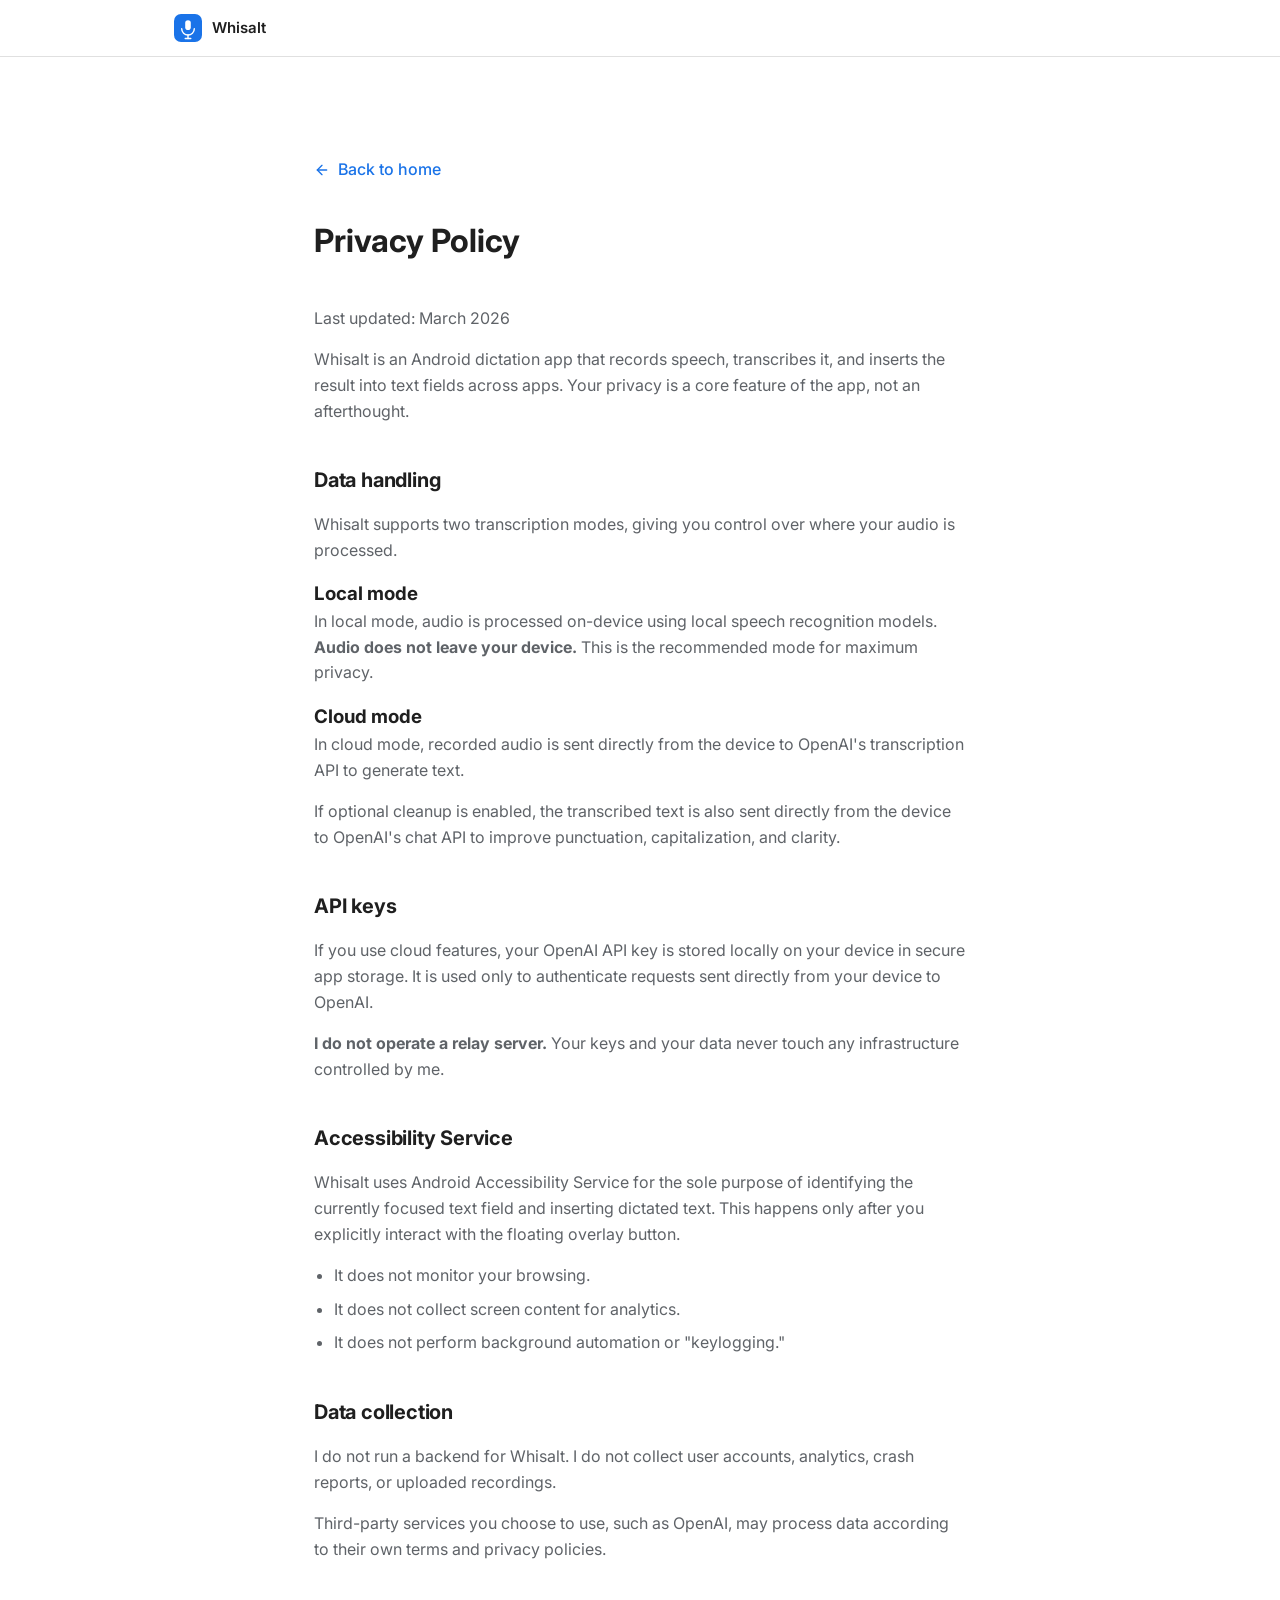
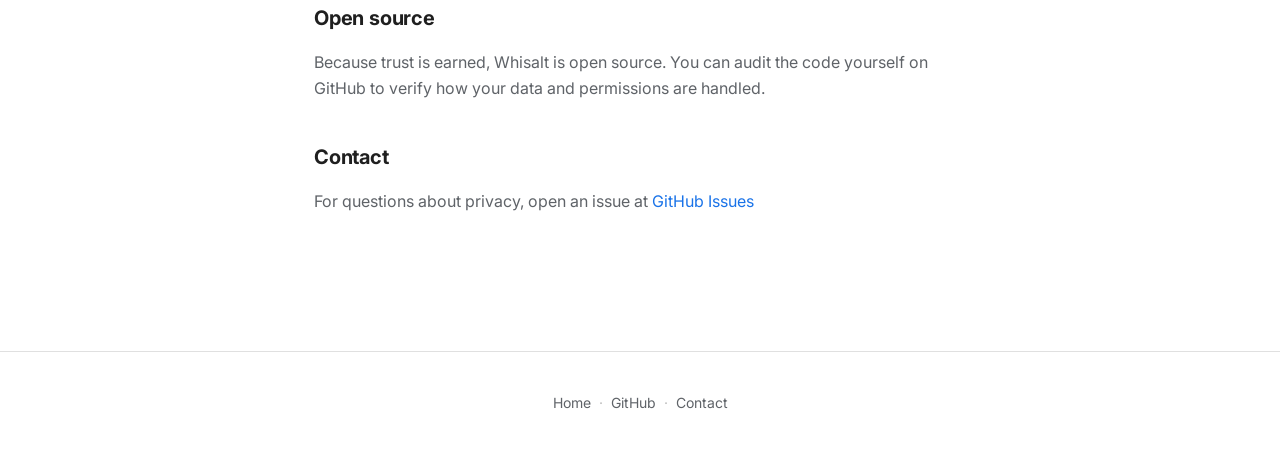
<file: docs/privacy.html>
<!DOCTYPE html>
<html lang="en">
<head>
  <meta charset="UTF-8" />
  <meta name="viewport" content="width=device-width, initial-scale=1.0" />
  <title>Privacy Policy — Whisalt</title>
  <link rel="stylesheet" href="style.css" />
  <link rel="preconnect" href="https://fonts.googleapis.com" />
  <link rel="preconnect" href="https://fonts.gstatic.com" crossorigin />
  <link href="https://fonts.googleapis.com/css2?family=Inter:wght@400;500;600;700&display=swap" rel="stylesheet" />
  <style>
    .legal-content {
      max-width: 700px;
      margin: 0 auto;
      padding: 100px 24px 120px;
    }
    .legal-content h1 {
      font-size: 32px;
      margin-bottom: 40px;
    }
    .legal-content h2 {
      font-size: 20px;
      margin-top: 40px;
      margin-bottom: 16px;
    }
    .legal-content p {
      margin-bottom: 16px;
      color: var(--text-secondary);
    }
    .legal-content ul {
      margin-bottom: 24px;
      margin-left: 20px;
      color: var(--text-secondary);
    }
    .legal-content li {
      margin-bottom: 8px;
    }
    .back-home {
      display: inline-flex;
      align-items: center;
      gap: 8px;
      font-weight: 500;
      margin-bottom: 32px;
    }
  </style>
</head>
<body>

  <nav id="nav">
    <div class="nav-inner">
      <a href="index.html" class="nav-logo">
        <svg class="nav-icon" viewBox="0 0 40 40" fill="none" xmlns="http://www.w3.org/2000/svg" aria-hidden="true">
          <rect width="40" height="40" rx="10" fill="var(--accent)"/>
          <rect x="16" y="9" width="8" height="14" rx="4" fill="white"/>
          <path d="M11 21c0 4.97 4.03 9 9 9s9-4.03 9-9" stroke="white" stroke-width="2" stroke-linecap="round" fill="none"/>
          <line x1="20" y1="30" x2="20" y2="35" stroke="white" stroke-width="2" stroke-linecap="round"/>
          <line x1="16" y1="35" x2="24" y2="35" stroke="white" stroke-width="2" stroke-linecap="round"/>
        </svg>
        <span>Whisalt</span>
      </a>
    </div>
  </nav>

  <main class="legal-content">
    <a href="index.html" class="back-home">
      <svg width="16" height="16" viewBox="0 0 24 24" fill="none" stroke="currentColor" stroke-width="2" stroke-linecap="round" stroke-linejoin="round"><line x1="19" y1="12" x2="5" y2="12"/><polyline points="12 19 5 12 12 5"/></svg>
      Back to home
    </a>

    <h1>Privacy Policy</h1>
    
    <p>Last updated: March 2026</p>

    <p>Whisalt is an Android dictation app that records speech, transcribes it, and inserts the result into text fields across apps. Your privacy is a core feature of the app, not an afterthought.</p>

    <h2>Data handling</h2>
    <p>Whisalt supports two transcription modes, giving you control over where your audio is processed.</p>

    <h3>Local mode</h3>
    <p>In local mode, audio is processed on-device using local speech recognition models. <strong>Audio does not leave your device.</strong> This is the recommended mode for maximum privacy.</p>

    <h3>Cloud mode</h3>
    <p>In cloud mode, recorded audio is sent directly from the device to OpenAI's transcription API to generate text.</p>
    <p>If optional cleanup is enabled, the transcribed text is also sent directly from the device to OpenAI's chat API to improve punctuation, capitalization, and clarity.</p>

    <h2>API keys</h2>
    <p>If you use cloud features, your OpenAI API key is stored locally on your device in secure app storage. It is used only to authenticate requests sent directly from your device to OpenAI.</p>
    <p><strong>I do not operate a relay server.</strong> Your keys and your data never touch any infrastructure controlled by me.</p>

    <h2>Accessibility Service</h2>
    <p>Whisalt uses Android Accessibility Service for the sole purpose of identifying the currently focused text field and inserting dictated text. This happens only after you explicitly interact with the floating overlay button.</p>
    <ul>
      <li>It does not monitor your browsing.</li>
      <li>It does not collect screen content for analytics.</li>
      <li>It does not perform background automation or "keylogging."</li>
    </ul>

    <h2>Data collection</h2>
    <p>I do not run a backend for Whisalt. I do not collect user accounts, analytics, crash reports, or uploaded recordings.</p>
    <p>Third-party services you choose to use, such as OpenAI, may process data according to their own terms and privacy policies.</p>

    <h2>Open source</h2>
    <p>Because trust is earned, Whisalt is open source. You can audit the code yourself on GitHub to verify how your data and permissions are handled.</p>

    <h2>Contact</h2>
    <p>For questions about privacy, open an issue at <a href="https://github.com/saltchang/whisalt-android/issues" target="_blank" rel="noopener">GitHub Issues</a></p>
  </main>

  <footer id="footer">
    <div class="footer-inner">
      <div class="footer-links">
        <a href="index.html">Home</a>
        <span class="sep">·</span>
        <a href="https://github.com/saltchang/whisalt-android" target="_blank" rel="noopener">GitHub</a>
        <span class="sep">·</span>
        <a href="https://github.com/saltchang/whisalt-android/issues" target="_blank" rel="noopener">Contact</a>
      </div>
    </div>
  </footer>

</body>
</html>
</file>
<file: docs/style.css>
/* Whisalt landing */

:root {
  --accent: #1A73E8;
  --accent-dark: #1558B0;
  --accent-subtle: #D2E3FC;
  --accent-on-subtle: #174EA6;

  --bg: #FFFFFF;
  --bg-section: #F8F9FA;
  --surface: #FFFFFF;
  --border: #E0E0E0;
  --border-strong: #BDBDBD;

  --text: #1F1F1F;
  --text-secondary: #5F6368;
  --text-muted: #80868B;

  --overlay-idle: #1C1C1E;
  --overlay-recording: #EF4444;
  --overlay-busy: #6B6B6B;

  --step-num-bg: #E8F0FD;
  --step-num-color: var(--accent);
  --info-bg: #EAF1FD;
  --info-border: #AECBFA;

  --font: 'Inter', system-ui, -apple-system, sans-serif;
  --radius: 8px;
  --radius-lg: 14px;
  --max-w: 980px;
  --section-pad: 80px 24px;
}

@media (prefers-color-scheme: dark) {
  :root {
    --accent: #8AB4F8;
    --accent-dark: #AECBFA;
    --accent-subtle: #1A3A6B;
    --accent-on-subtle: #D2E3FC;

    --bg: #111418;
    --bg-section: #1A1E23;
    --surface: #161B20;
    --border: #2D3137;
    --border-strong: #44474E;

    --text: #E2E5EA;
    --text-secondary: #9AA0A6;
    --text-muted: #6E7479;

    --overlay-idle: #1C1C1E;
    --overlay-recording: #EF4444;
    --overlay-busy: #6B6B6B;

    --step-num-bg: #1A3A6B;
    --step-num-color: #8AB4F8;
    --info-bg: #152035;
    --info-border: #2A4A80;
  }
}

*, *::before, *::after { box-sizing: border-box; margin: 0; padding: 0; }
html { scroll-behavior: smooth; font-size: 16px; }
body {
  font-family: var(--font);
  background: var(--bg);
  color: var(--text);
  line-height: 1.6;
  -webkit-font-smoothing: antialiased;
}

a { color: var(--accent); text-decoration: none; }
a:hover { text-decoration: underline; }

#nav {
  position: sticky;
  top: 0;
  z-index: 100;
  background: color-mix(in srgb, var(--bg) 92%, transparent);
  backdrop-filter: blur(10px);
  border-bottom: 1px solid var(--border);
}

.nav-inner {
  max-width: var(--max-w);
  margin: 0 auto;
  padding: 0 24px;
  height: 56px;
  display: flex;
  align-items: center;
  justify-content: space-between;
  gap: 16px;
}

.nav-logo {
  display: flex;
  align-items: center;
  gap: 10px;
  font-weight: 600;
  font-size: 15px;
  color: var(--text);
  text-decoration: none;
}
.nav-logo:hover { text-decoration: none; }
.nav-icon { width: 28px; height: 28px; flex-shrink: 0; }

.nav-links {
  display: flex;
  align-items: center;
  gap: 22px;
}
.nav-links a {
  font-size: 14px;
  color: var(--text-secondary);
  text-decoration: none;
  white-space: nowrap;
}
.nav-links a:hover { color: var(--text); text-decoration: none; }
#nav-github { color: var(--accent); font-weight: 500; }
#nav-github:hover { color: var(--accent-dark); }

@media (max-width: 700px) {
  .nav-links a:not(#nav-github) { display: none; }
}

.btn {
  display: inline-flex;
  align-items: center;
  gap: 8px;
  padding: 11px 22px;
  border-radius: var(--radius);
  font-size: 15px;
  font-weight: 500;
  cursor: pointer;
  text-decoration: none;
  border: 1px solid transparent;
  transition: background .15s, border-color .15s, color .15s;
  white-space: nowrap;
}
.btn-primary {
  background: var(--accent);
  color: #fff;
  border-color: var(--accent);
}
.btn-primary:hover {
  background: var(--accent-dark);
  border-color: var(--accent-dark);
  color: #fff;
  text-decoration: none;
}
.btn-secondary {
  background: transparent;
  color: var(--accent);
  border-color: var(--border-strong);
}
.btn-secondary:hover {
  border-color: var(--accent);
  background: var(--accent-subtle);
  text-decoration: none;
}

.badge-row {
  display: flex;
  flex-wrap: wrap;
  gap: 8px;
  margin-bottom: 20px;
}
.badge {
  display: inline-block;
  padding: 3px 10px;
  border-radius: 999px;
  font-size: 12px;
  font-weight: 500;
  border: 1px solid var(--border-strong);
  color: var(--text-secondary);
  background: var(--bg);
}

#hero {
  padding: 72px 24px 80px;
  background: var(--bg);
}
.hero-content {
  max-width: var(--max-w);
  margin: 0 auto;
  display: grid;
  grid-template-columns: minmax(0, 1fr) 420px;
  align-items: center;
  gap: 64px;
}
.hero-text h1 {
  font-size: clamp(28px, 4vw, 46px);
  font-weight: 700;
  line-height: 1.15;
  letter-spacing: -0.6px;
  margin-bottom: 18px;
}
.hero-sub {
  font-size: 17px;
  color: var(--text-secondary);
  line-height: 1.65;
  margin-bottom: 18px;
}
.hero-points {
  list-style: none;
  display: grid;
  gap: 10px;
  margin: 0 0 32px;
  padding: 0;
}
.hero-points li {
  color: var(--text-secondary);
  font-size: 15px;
  line-height: 1.5;
  padding-left: 18px;
  position: relative;
}
.hero-points li::before {
  content: "";
  width: 7px;
  height: 7px;
  border-radius: 999px;
  background: var(--accent);
  position: absolute;
  left: 0;
  top: 0.55em;
}
.hero-ctas {
  display: flex;
  flex-wrap: wrap;
  gap: 12px;
  margin-bottom: 20px;
}
.hero-links {
  font-size: 14px;
  color: var(--text-muted);
  display: flex;
  align-items: center;
  gap: 8px;
  flex-wrap: wrap;
}
.hero-links a { color: var(--text-secondary); }
.hero-links a:hover { color: var(--text); }
.sep { color: var(--border-strong); }

.hero-visual {
  display: flex;
  justify-content: center;
  align-items: center;
}
.phone-demo-card {
  display: flex;
  flex-direction: column;
  align-items: center;
  gap: 14px;
}
.demo-caption {
  display: inline-flex;
  align-items: center;
  gap: 8px;
  padding: 6px 12px;
  border-radius: 999px;
  background: var(--accent-subtle);
  color: var(--accent-on-subtle);
  font-size: 13px;
  font-weight: 600;
}
.phone-frame {
  width: 240px;
  height: 470px;
  background: var(--surface);
  border: 2px solid var(--border-strong);
  border-radius: 36px;
  overflow: hidden;
  position: relative;
  box-shadow: 0 12px 40px rgba(0,0,0,.12);
}
.phone-screen {
  height: 100%;
  display: flex;
  flex-direction: column;
  position: relative;
  background: var(--bg);
}
.phone-status-bar {
  display: flex;
  justify-content: space-between;
  align-items: center;
  padding: 10px 16px 4px;
  font-size: 11px;
  font-weight: 600;
  color: var(--text);
}
.status-icons {
  display: flex;
  gap: 4px;
  align-items: center;
}
.phone-app-header {
  padding: 8px 16px 10px;
  border-bottom: 1px solid var(--border);
}
.phone-app-title {
  font-weight: 600;
  font-size: 15px;
}
.phone-chat {
  flex: 1;
  padding: 16px 12px;
  display: flex;
  flex-direction: column;
  gap: 10px;
  justify-content: flex-end;
}
.chat-bubble {
  max-width: 82%;
  padding: 8px 12px;
  border-radius: 16px;
  font-size: 13px;
  line-height: 1.4;
}
.chat-bubble.received {
  align-self: flex-start;
  background: var(--bg-section);
  border: 1px solid var(--border);
  color: var(--text);
  border-bottom-left-radius: 4px;
}
.chat-bubble.subtle {
  opacity: .8;
  max-width: 52%;
}
.phone-input-row {
  display: flex;
  align-items: center;
  gap: 8px;
  padding: 10px 12px 14px;
  border-top: 1px solid var(--border);
}
.phone-input-field {
  flex: 1;
  min-height: 36px;
  border: 1px solid var(--border-strong);
  border-radius: 20px;
  padding: 7px 12px;
  font-size: 12px;
  color: var(--text);
  background: var(--bg);
  display: flex;
  align-items: center;
  overflow: hidden;
}
.input-placeholder {
  color: var(--text-muted);
}
.typed-input {
  color: var(--text);
}
.phone-send-btn {
  width: 28px;
  height: 28px;
  border-radius: 50%;
  background: var(--border-strong);
  display: flex;
  align-items: center;
  justify-content: center;
  color: #fff;
  flex-shrink: 0;
  transition: background .18s ease, transform .18s ease;
}
.phone-send-btn.ready {
  background: var(--accent);
  transform: scale(1.03);
}

.overlay-button {
  position: absolute;
  bottom: 72px;
  right: 14px;
  width: 44px;
  height: 44px;
  border-radius: 50%;
  background: var(--overlay-idle);
  display: flex;
  align-items: center;
  justify-content: center;
  color: #fff;
  box-shadow: 0 8px 18px rgba(0,0,0,.22);
  animation: float 3s ease-in-out infinite;
}
.overlay-button svg { width: 22px; height: 22px; }
.overlay-button.recording {
  background: var(--overlay-recording);
  animation: pulse-recording 1s ease-in-out infinite;
}
.overlay-button.busy {
  background: var(--overlay-busy);
  animation: none;
}
.overlay-button-small {
  position: absolute;
  right: 16px;
  bottom: 16px;
  width: 40px;
  height: 40px;
}

.cursor {
  font-weight: 300;
  margin-left: 1px;
  animation: blink 1s step-end infinite;
}
@keyframes blink { 0%,100%{opacity:1;} 50%{opacity:0;} }
@keyframes float { 0%,100%{transform:translateY(0);} 50%{transform:translateY(-4px);} }
@keyframes spin { from { transform: rotate(0deg); } to { transform: rotate(360deg); } }
@keyframes pulse-recording {
  0%,100% { transform: scale(1); box-shadow: 0 8px 18px rgba(239,68,68,.25); }
  50% { transform: scale(1.06); box-shadow: 0 10px 26px rgba(239,68,68,.45); }
}

.section-inner {
  max-width: var(--max-w);
  margin: 0 auto;
  padding: var(--section-pad);
}
section + section { border-top: 1px solid var(--border); }
h2 {
  font-size: 26px;
  font-weight: 700;
  margin-bottom: 12px;
  letter-spacing: -0.2px;
}
.section-sub {
  color: var(--text-secondary);
  margin-bottom: 36px;
  font-size: 16px;
}
.section-kicker {
  font-size: 13px;
  font-weight: 600;
  color: var(--accent);
  margin-bottom: 10px;
}

#termux { background: var(--bg-section); }
.termux-inner {
  display: grid;
  grid-template-columns: minmax(0, 1fr) 420px;
  align-items: center;
  gap: 40px;
}
.dev-mode-examples {
  display: flex;
  flex-direction: column;
  gap: 10px;
  margin-top: -12px;
}
.dev-example {
  display: flex;
  flex-wrap: wrap;
  align-items: center;
  gap: 8px;
  padding: 10px 12px;
  border: 1px solid var(--border);
  border-radius: 12px;
  background: var(--surface);
  font-size: 13px;
  line-height: 1.5;
}
.dev-example-label {
  font-size: 12px;
  font-weight: 600;
  color: var(--text-secondary);
}
.dev-example code {
  font-family: ui-monospace, SFMono-Regular, Menlo, monospace;
  font-size: 12px;
  background: var(--bg-section);
  border: 1px solid var(--border);
  border-radius: 8px;
  padding: 2px 6px;
  color: var(--text);
}
.dev-example-arrow {
  color: var(--accent);
  font-weight: 700;
}
.termux-card {
  position: relative;
  border: 1px solid var(--border);
  border-radius: 18px;
  overflow: hidden;
  background: #0E1116;
  color: #D7DBE0;
  box-shadow: 0 10px 32px rgba(0,0,0,.14);
}
.termux-topbar {
  display: flex;
  align-items: center;
  gap: 8px;
  padding: 12px 14px;
  border-bottom: 1px solid rgba(255,255,255,.08);
  background: #121720;
}
.termux-dot {
  width: 8px;
  height: 8px;
  border-radius: 50%;
  background: rgba(255,255,255,.24);
}
.termux-title {
  margin-left: 4px;
  font-size: 13px;
  color: rgba(255,255,255,.7);
}
.termux-mode-badge {
  margin-left: auto;
  font-size: 11px;
  font-weight: 600;
  color: #D2E3FC;
  background: rgba(26,115,232,.35);
  border: 1px solid rgba(138,180,248,.35);
  border-radius: 999px;
  padding: 3px 8px;
}
.speech-bubble {
  position: absolute;
  right: 26px;
  bottom: 66px;
  padding: 10px 12px;
  border-radius: 14px;
  background: #1A73E8;
  color: #fff;
  font-family: var(--font);
  font-size: 13px;
  line-height: 1.45;
  max-width: 250px;
  min-height: 38px;
  opacity: 0;
  transform: translateY(6px);
  transition: opacity .2s ease, transform .2s ease;
  z-index: 2;
}
.speech-bubble::after {
  content: '';
  position: absolute;
  right: 4px;
  bottom: -6px;
  width: 12px;
  height: 12px;
  background: #1A73E8;
  transform: rotate(45deg);
  border-radius: 2px;
}
.speech-bubble.visible {
  opacity: 1;
  transform: translateY(0);
}
.termux-body {
  padding: 18px 16px 54px;
  font-family: ui-monospace, SFMono-Regular, Menlo, monospace;
  font-size: 13px;
  min-height: 182px;
}
.termux-line { margin-bottom: 10px; }
.termux-line.muted { color: #7F8A98; }
.prompt { color: #8AB4F8; }
.termux-note {
  margin-top: 18px;
  color: #9DB0C6;
  font-family: var(--font);
  font-size: 13px;
  line-height: 1.55;
}

#how-it-works { background: var(--bg); }
.steps-list {
  list-style: none;
  display: flex;
  flex-direction: column;
  margin-top: 32px;
}
.step {
  display: flex;
  align-items: flex-start;
  gap: 20px;
  padding: 20px 0;
  border-bottom: 1px solid var(--border);
}
.step:last-child { border-bottom: none; }
.step-num {
  flex-shrink: 0;
  width: 32px;
  height: 32px;
  border-radius: 50%;
  background: var(--step-num-bg);
  color: var(--step-num-color);
  font-size: 14px;
  font-weight: 700;
  display: flex;
  align-items: center;
  justify-content: center;
  margin-top: 2px;
}
.step-body strong {
  display: block;
  font-size: 16px;
  font-weight: 600;
  margin-bottom: 4px;
}
.step-body p {
  font-size: 14px;
  color: var(--text-secondary);
  line-height: 1.55;
}

#modes { background: var(--bg-section); }
.modes-grid {
  display: grid;
  grid-template-columns: 1fr 1fr;
  gap: 24px;
  margin-top: 8px;
}
.mode-card {
  border: 1px solid var(--border);
  border-radius: var(--radius-lg);
  padding: 24px;
  background: var(--surface);
}
.mode-card h3 {
  font-size: 17px;
  font-weight: 600;
  margin-bottom: 16px;
}
.mode-card ul {
  list-style: none;
  display: flex;
  flex-direction: column;
  gap: 10px;
  margin-bottom: 24px;
}
.mode-card ul li {
  font-size: 14px;
  color: var(--text-secondary);
  padding-left: 18px;
  position: relative;
}
.mode-card ul li::before {
  content: '';
  position: absolute;
  left: 0;
  top: 8px;
  width: 5px;
  height: 5px;
  border-radius: 50%;
  background: var(--accent);
}
.models-table {
  border: 1px solid var(--border);
  border-radius: var(--radius);
  overflow: hidden;
  font-size: 13px;
}
.models-table-head {
  padding: 8px 12px;
  background: var(--bg-section);
  color: var(--text-muted);
  font-size: 11px;
  font-weight: 600;
  text-transform: uppercase;
  letter-spacing: .05em;
  border-bottom: 1px solid var(--border);
}
.model-row {
  display: flex;
  align-items: center;
  gap: 8px;
  padding: 9px 12px;
  border-bottom: 1px solid var(--border);
}
.model-row:last-child { border-bottom: none; }
.model-name { flex: 1; font-weight: 500; color: var(--text); }
.model-size { color: var(--text-muted); font-size: 12px; white-space: nowrap; }
.model-note { color: var(--text-muted); font-size: 11px; white-space: nowrap; }
.default-badge { color: var(--accent); font-weight: 600; }
.cloud-note {
  border: 1px solid var(--border);
  border-radius: var(--radius);
  padding: 12px 14px;
  font-size: 13px;
  color: var(--text-secondary);
  background: var(--bg-section);
}

#accessibility { background: var(--bg); }
.info-box {
  border: 1px solid var(--info-border);
  border-radius: var(--radius-lg);
  padding: 28px 32px;
  background: var(--info-bg);
}
.info-box h2 { margin-bottom: 16px; }
.info-box p {
  font-size: 15px;
  color: var(--text-secondary);
  margin-bottom: 12px;
  line-height: 1.65;
}
.info-box p:last-of-type { margin-bottom: 20px; }
.info-box strong { color: var(--text); }
.info-link { font-size: 14px; font-weight: 500; color: var(--accent); }

#privacy { background: var(--bg-section); }
.privacy-points {
  display: flex;
  flex-direction: column;
  margin-top: 8px;
  margin-bottom: 28px;
  border: 1px solid var(--border);
  border-radius: var(--radius-lg);
  overflow: hidden;
  background: var(--surface);
}
.privacy-point {
  display: flex;
  align-items: flex-start;
  gap: 16px;
  padding: 20px 24px;
  border-bottom: 1px solid var(--border);
}
.privacy-point:last-child { border-bottom: none; }
.pp-icon { flex-shrink: 0; color: var(--accent); margin-top: 2px; }
.privacy-point strong {
  display: block;
  font-size: 15px;
  font-weight: 600;
  margin-bottom: 4px;
}
.privacy-point p {
  font-size: 14px;
  color: var(--text-secondary);
  line-height: 1.55;
}
.privacy-links {
  font-size: 14px;
  display: flex;
  align-items: center;
  gap: 8px;
  flex-wrap: wrap;
}

#faq { background: var(--bg); }
.faq-list {
  display: flex;
  flex-direction: column;
  margin-top: 32px;
  border: 1px solid var(--border);
  border-radius: var(--radius-lg);
  overflow: hidden;
  background: var(--surface);
}
.faq-item { border-bottom: 1px solid var(--border); }
.faq-item:last-child { border-bottom: none; }
.faq-item summary {
  display: flex;
  align-items: center;
  justify-content: space-between;
  padding: 18px 22px;
  font-size: 15px;
  font-weight: 600;
  cursor: pointer;
  list-style: none;
  user-select: none;
  gap: 16px;
}
.faq-item summary::-webkit-details-marker { display: none; }
.faq-item summary::after {
  content: '+';
  font-size: 20px;
  font-weight: 400;
  color: var(--text-secondary);
  transition: transform .2s;
}
.faq-item[open] summary::after { transform: rotate(45deg); }
.faq-item:hover summary { background: var(--accent-subtle); }
.faq-item[open] summary {
  background: var(--accent-subtle);
  color: var(--accent-on-subtle);
}
.faq-item p {
  padding: 16px 22px 20px;
  font-size: 14px;
  color: var(--text-secondary);
  line-height: 1.65;
  border-top: 1px solid var(--border);
}

#footer {
  background: var(--bg);
  border-top: 1px solid var(--border);
  padding: 40px 24px;
}
.footer-inner {
  max-width: var(--max-w);
  margin: 0 auto;
  text-align: center;
  display: flex;
  flex-direction: column;
  gap: 12px;
}
.footer-line { font-size: 14px; color: var(--text-secondary); }
.footer-links {
  font-size: 14px;
  display: flex;
  align-items: center;
  justify-content: center;
  gap: 8px;
  flex-wrap: wrap;
}
.footer-links a { color: var(--text-secondary); }
.footer-links a:hover { color: var(--text); }

@media (max-width: 900px) {
  .hero-content,
  .termux-inner {
    grid-template-columns: 1fr;
    gap: 40px;
  }
  .hero-visual { order: -1; }
}

@media (max-width: 640px) {
  #hero { padding-top: 56px; }
  .section-inner { padding: 64px 20px; }
  .modes-grid { grid-template-columns: 1fr; }
  .phone-frame {
    width: 210px;
    height: 412px;
  }
  .hero-sub br { display: none; }
}
</file>
